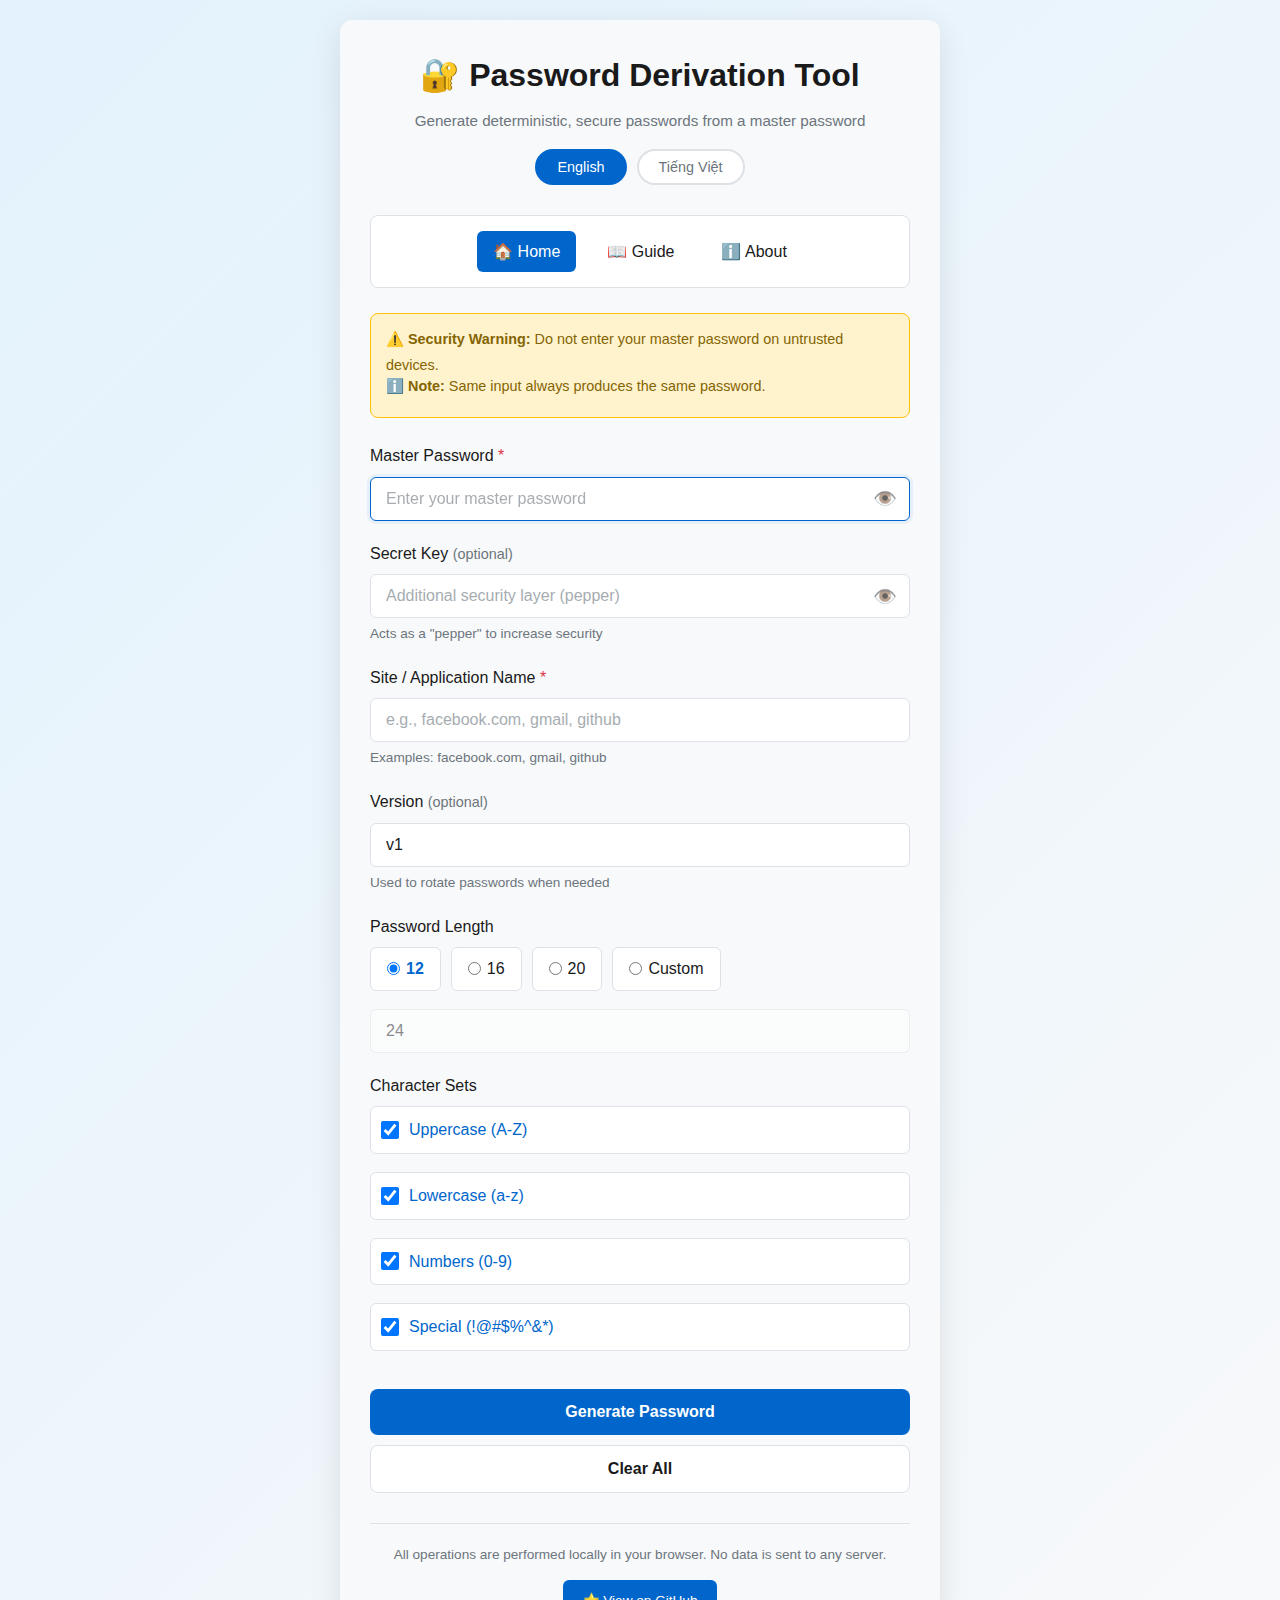
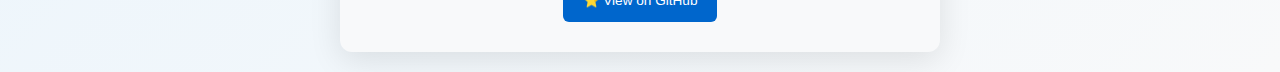
<file: index.html>
<!doctype html>
<html lang="en">
  <head>
    <meta charset="UTF-8" />
    <meta name="viewport" content="width=device-width, initial-scale=1.0" />
    <title>Password Derivation Tool</title>
    <link rel="stylesheet" href="style.css" />
  </head>
  <body>
    <div class="container">
      <header>
        <h1>🔐 Password Derivation Tool</h1>
        <p class="subtitle" id="subtitle-en">
          Generate deterministic, secure passwords from a master password
        </p>
        <p class="subtitle" id="subtitle-vi" style="display: none">
          Tạo mật khẩu an toàn, xác định từ mật khẩu chính
        </p>
        <div class="language-toggle">
          <button id="langEn" class="lang-btn active">English</button>
          <button id="langVi" class="lang-btn">Tiếng Việt</button>
        </div>
      </header>

      <nav class="nav-links">
        <a href="index.html" class="active"
          >🏠 <span class="nav-text-en">Home</span
          ><span class="nav-text-vi" style="display: none">Trang chủ</span></a
        >
        <a href="guide.html"
          >📖 <span class="nav-text-en">Guide</span
          ><span class="nav-text-vi" style="display: none">Hướng dẫn</span></a
        >
        <a href="about.html"
          >ℹ️ <span class="nav-text-en">About</span
          ><span class="nav-text-vi" style="display: none">Giới thiệu</span></a
        >
      </nav>

      <div class="warning-box" id="warning-en">
        <strong>⚠️ Security Warning:</strong> Do not enter your master password
        on untrusted devices.
        <br />
        <strong>ℹ️ Note:</strong> Same input always produces the same password.
      </div>

      <div class="warning-box" id="warning-vi" style="display: none">
        <strong>⚠️ Cảnh Báo Bảo Mật:</strong> Không nhập mật khẩu chính của bạn
        trên thiết bị không tin cậy.
        <br />
        <strong>ℹ️ Lưu Ý:</strong> Cùng đầu vào luôn tạo ra cùng mật khẩu.
      </div>

      <form id="passwordForm" autocomplete="off">
        <!-- Master Password -->
        <div class="form-group">
          <label for="masterPassword"
            >Master Password <span class="required">*</span></label
          >
          <div class="input-wrapper">
            <input
              type="password"
              id="masterPassword"
              name="masterPassword"
              autocomplete="off"
              required
              placeholder="Enter your master password"
            />
            <button
              type="button"
              class="toggle-visibility"
              data-target="masterPassword"
              aria-label="Toggle password visibility"
            >
              <span class="eye-icon">👁️</span>
            </button>
          </div>
        </div>

        <!-- Secret Key (Optional) -->
        <div class="form-group">
          <label for="secretKey"
            >Secret Key <span class="optional">(optional)</span></label
          >
          <div class="input-wrapper">
            <input
              type="password"
              id="secretKey"
              name="secretKey"
              autocomplete="off"
              placeholder="Additional security layer (pepper)"
            />
            <button
              type="button"
              class="toggle-visibility"
              data-target="secretKey"
              aria-label="Toggle secret key visibility"
            >
              <span class="eye-icon">👁️</span>
            </button>
          </div>
          <small class="help-text"
            >Acts as a "pepper" to increase security</small
          >
        </div>

        <!-- Site/Application Name -->
        <div class="form-group">
          <label for="siteName"
            >Site / Application Name <span class="required">*</span></label
          >
          <input
            type="text"
            id="siteName"
            name="siteName"
            autocomplete="off"
            required
            placeholder="e.g., facebook.com, gmail, github"
          />
          <small class="help-text">Examples: facebook.com, gmail, github</small>
        </div>

        <!-- Version -->
        <div class="form-group">
          <label for="version"
            >Version <span class="optional">(optional)</span></label
          >
          <input
            type="text"
            id="version"
            name="version"
            autocomplete="off"
            value="v1"
            placeholder="v1"
          />
          <small class="help-text">Used to rotate passwords when needed</small>
        </div>

        <!-- Password Options -->
        <div class="form-group">
          <label>Password Length</label>
          <div class="length-options">
            <label class="radio-label">
              <input type="radio" name="length" value="12" checked />
              <span>12</span>
            </label>
            <label class="radio-label">
              <input type="radio" name="length" value="16" />
              <span>16</span>
            </label>
            <label class="radio-label">
              <input type="radio" name="length" value="20" />
              <span>20</span>
            </label>
            <label class="radio-label custom-length-label">
              <input type="radio" name="length" value="custom" />
              <span>Custom</span>
            </label>
            <input
              type="number"
              id="customLength"
              min="8"
              max="128"
              value="24"
              disabled
              class="custom-length-input"
            />
          </div>
        </div>

        <!-- Character Sets -->
        <div class="form-group">
          <label>Character Sets</label>
          <div class="checkbox-group">
            <label class="checkbox-label">
              <input type="checkbox" id="uppercase" checked />
              <span>Uppercase (A-Z)</span>
            </label>
            <label class="checkbox-label">
              <input type="checkbox" id="lowercase" checked />
              <span>Lowercase (a-z)</span>
            </label>
            <label class="checkbox-label">
              <input type="checkbox" id="numbers" checked />
              <span>Numbers (0-9)</span>
            </label>
            <label class="checkbox-label">
              <input type="checkbox" id="special" checked />
              <span>Special (!@#$%^&*)</span>
            </label>
          </div>
        </div>

        <!-- Generate Button -->
        <button type="submit" class="btn btn-primary">Generate Password</button>
      </form>

      <!-- Output Section -->
      <div id="outputSection" class="output-section" style="display: none">
        <div class="form-group">
          <label for="generatedPassword">Generated Password</label>
          <div class="input-wrapper">
            <input
              type="text"
              id="generatedPassword"
              readonly
              class="generated-password"
            />
            <button
              type="button"
              id="copyBtn"
              class="btn-icon"
              aria-label="Copy to clipboard"
            >
              📋
            </button>
          </div>
          <div id="copyFeedback" class="copy-feedback"></div>
        </div>

        <!-- Export Button -->
        <div class="export-section">
          <button type="button" id="exportBtn" class="btn btn-export">
            <span id="export-text-en">📥 Export to JSON</span>
            <span id="export-text-vi" style="display: none"
              >📥 Xuất ra JSON</span
            >
          </button>
        </div>
      </div>

      <!-- Clear All Button -->
      <button type="button" id="clearBtn" class="btn btn-secondary">
        <span id="clear-text-en">Clear All</span>
        <span id="clear-text-vi" style="display: none">Xóa Tất Cả</span>
      </button>

      <footer>
        <p id="footer-en">
          All operations are performed locally in your browser. No data is sent
          to any server.
        </p>
        <p id="footer-vi" style="display: none">
          Tất cả thao tác được thực hiện cục bộ trong trình duyệt của bạn. Không
          có dữ liệu nào được gửi đến máy chủ.
        </p>
        <div class="github-link">
          <a
            href="https://github.com/kinyias/password-in-one"
            target="_blank"
            rel="noopener noreferrer"
          >
            <span id="github-text-en">⭐ View on GitHub</span>
            <span id="github-text-vi" style="display: none"
              >⭐ Xem trên GitHub</span
            >
          </a>
        </div>
      </footer>
    </div>

    <script src="app.js"></script>
    <script>
      // Language toggle for index page
      const langEnBtn = document.getElementById('langEn');
      const langViBtn = document.getElementById('langVi');

      langEnBtn.addEventListener('click', function () {
        document.getElementById('subtitle-en').style.display = 'block';
        document.getElementById('subtitle-vi').style.display = 'none';
        document.getElementById('warning-en').style.display = 'block';
        document.getElementById('warning-vi').style.display = 'none';
        document.getElementById('footer-en').style.display = 'block';
        document.getElementById('footer-vi').style.display = 'none';
        document.getElementById('github-text-en').style.display = 'inline';
        document.getElementById('github-text-vi').style.display = 'none';
        document.getElementById('export-text-en').style.display = 'inline';
        document.getElementById('export-text-vi').style.display = 'none';
        document.getElementById('clear-text-en').style.display = 'inline';
        document.getElementById('clear-text-vi').style.display = 'none';
        document
          .querySelectorAll('.nav-text-en')
          .forEach((el) => (el.style.display = 'inline'));
        document
          .querySelectorAll('.nav-text-vi')
          .forEach((el) => (el.style.display = 'none'));
        langEnBtn.classList.add('active');
        langViBtn.classList.remove('active');
      });

      langViBtn.addEventListener('click', function () {
        document.getElementById('subtitle-en').style.display = 'none';
        document.getElementById('subtitle-vi').style.display = 'block';
        document.getElementById('warning-en').style.display = 'none';
        document.getElementById('warning-vi').style.display = 'block';
        document.getElementById('footer-en').style.display = 'none';
        document.getElementById('footer-vi').style.display = 'block';
        document.getElementById('github-text-en').style.display = 'none';
        document.getElementById('github-text-vi').style.display = 'inline';
        document.getElementById('export-text-en').style.display = 'none';
        document.getElementById('export-text-vi').style.display = 'inline';
        document.getElementById('clear-text-en').style.display = 'none';
        document.getElementById('clear-text-vi').style.display = 'inline';
        document
          .querySelectorAll('.nav-text-en')
          .forEach((el) => (el.style.display = 'none'));
        document
          .querySelectorAll('.nav-text-vi')
          .forEach((el) => (el.style.display = 'inline'));
        langViBtn.classList.add('active');
        langEnBtn.classList.remove('active');
      });
    </script>
  </body>
</html>
</file>
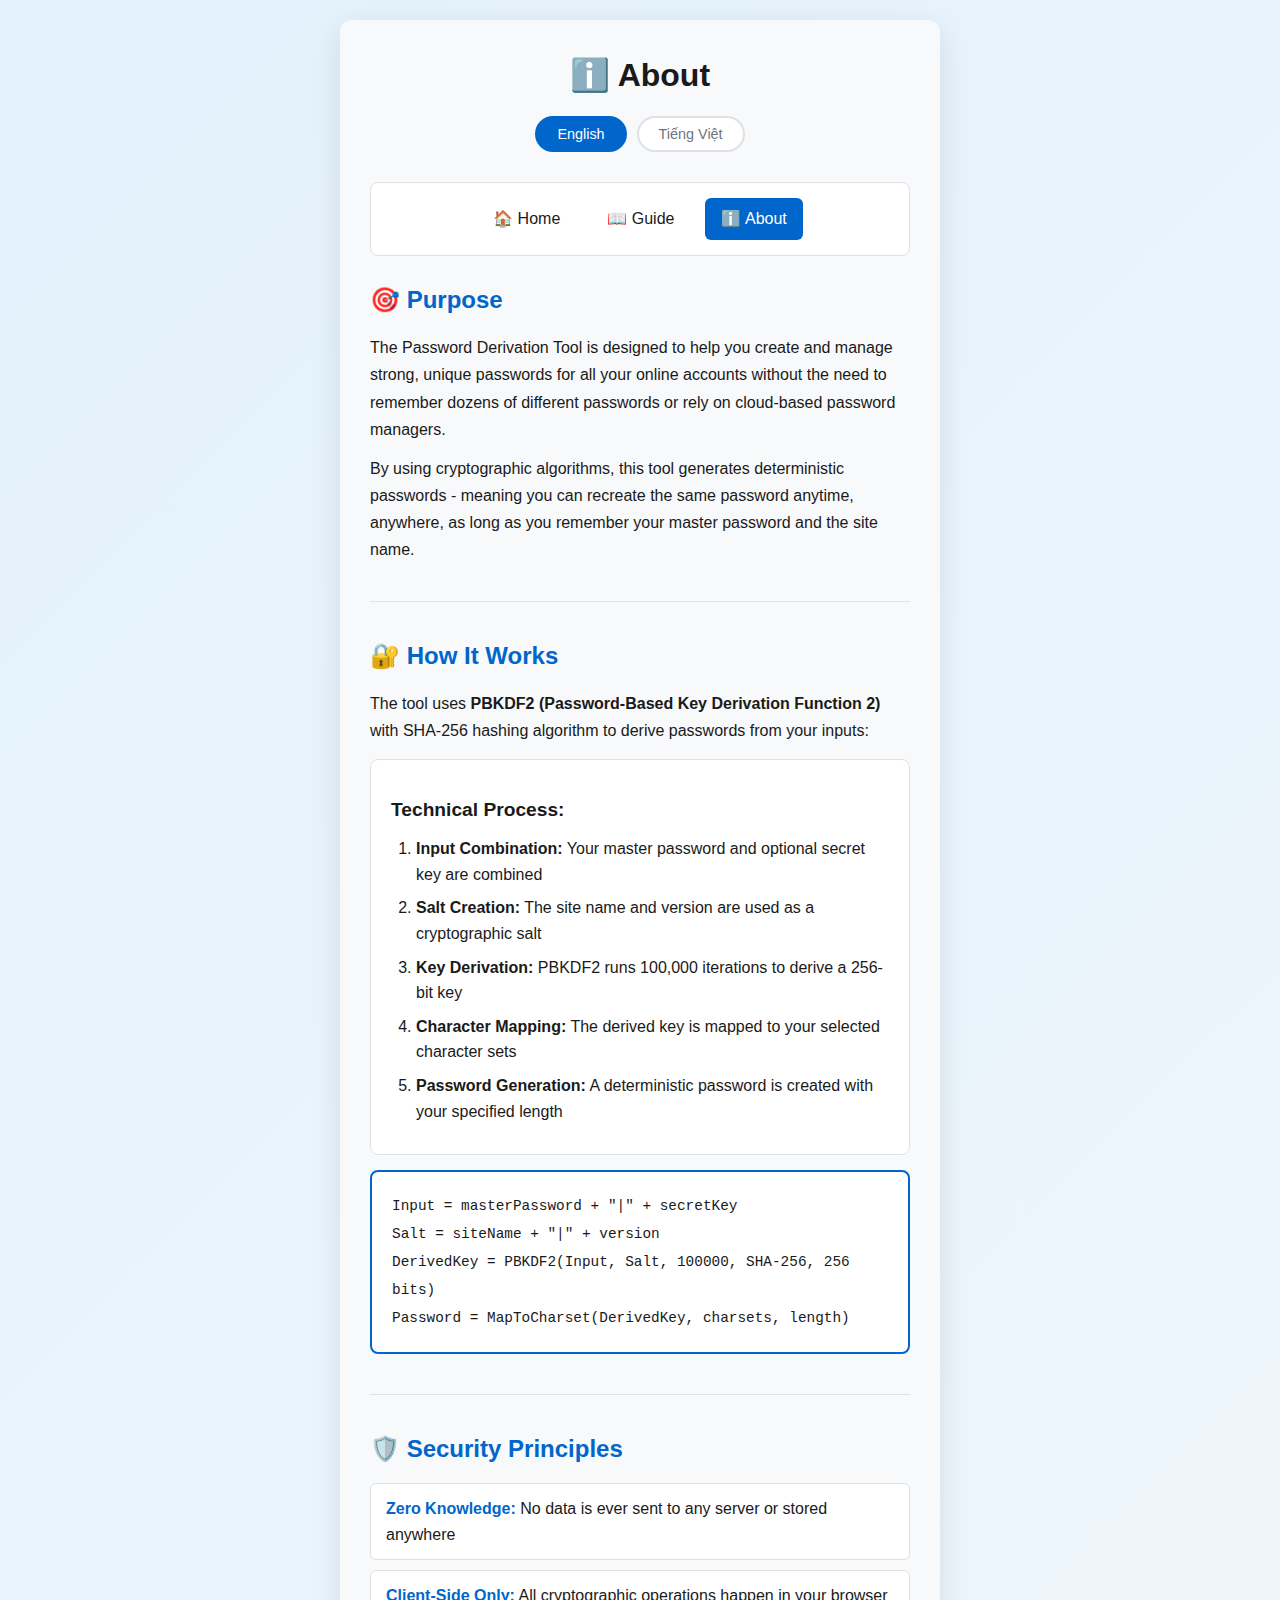
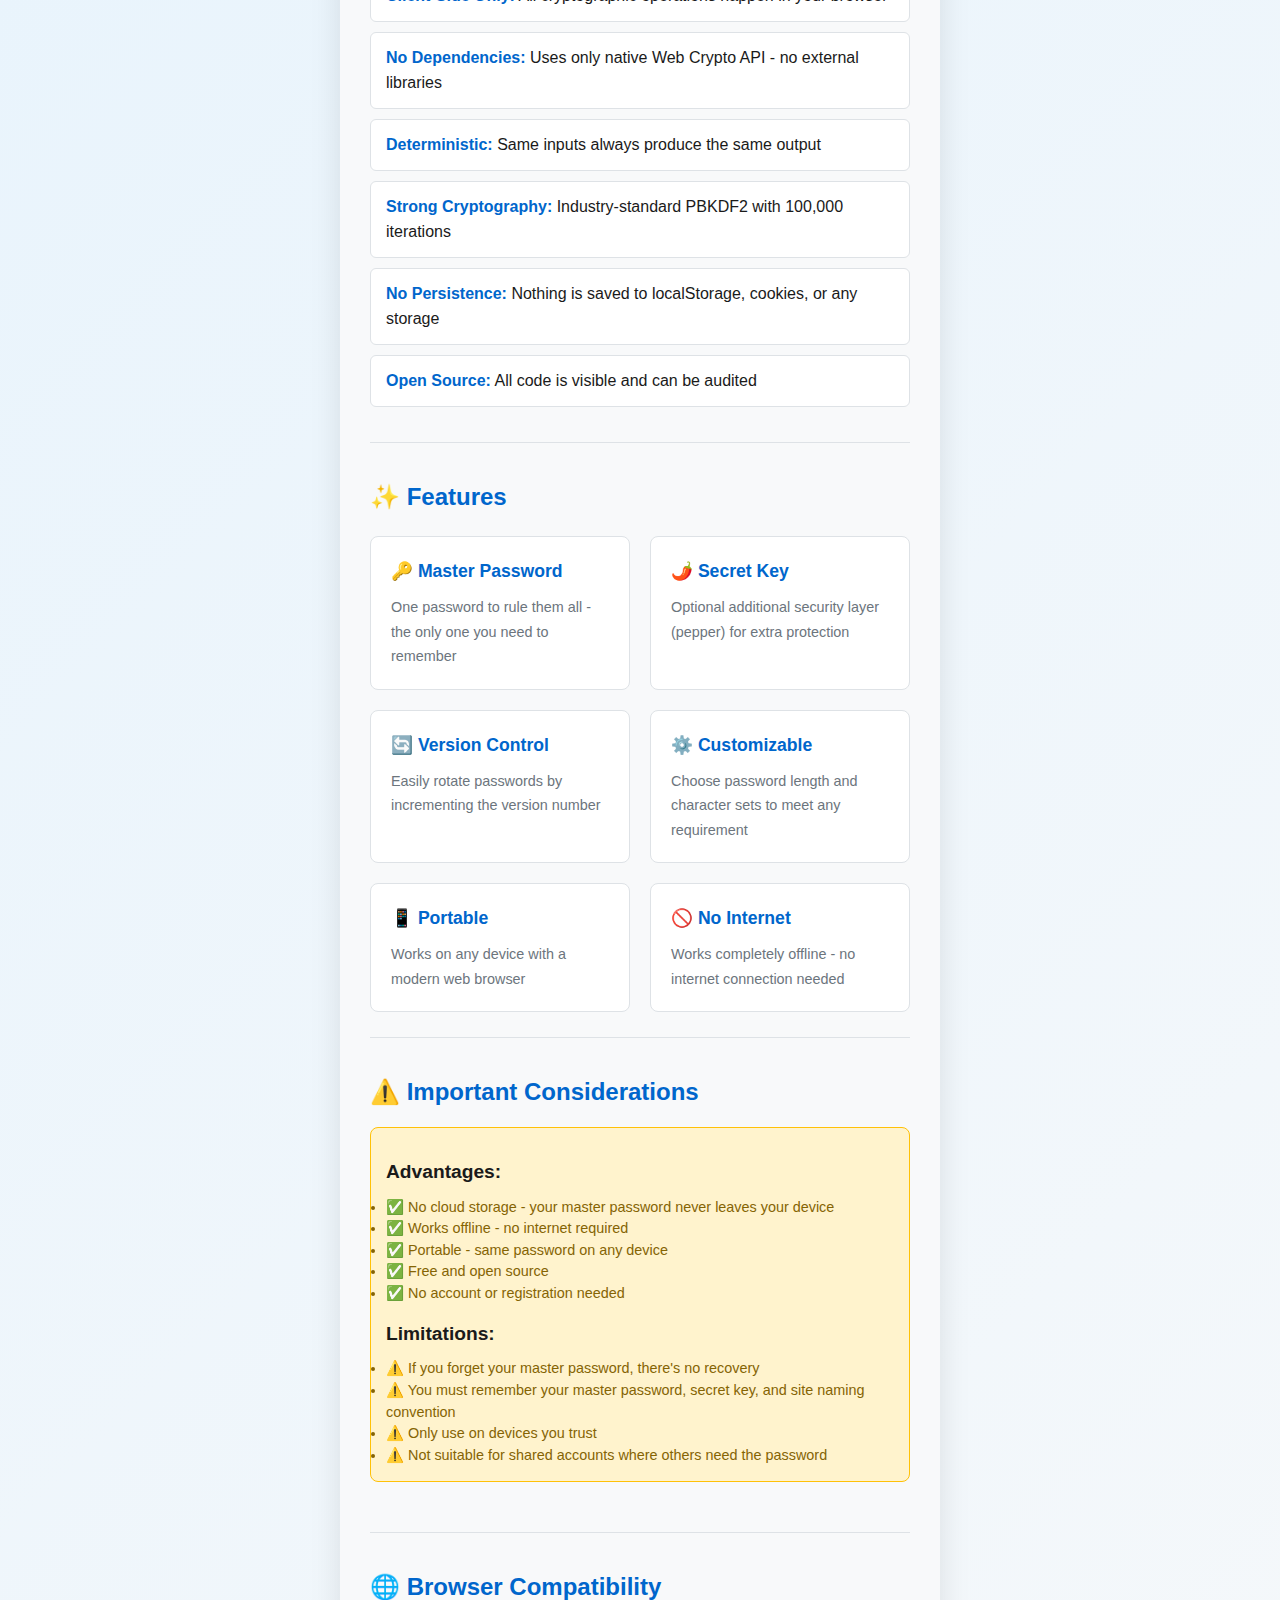
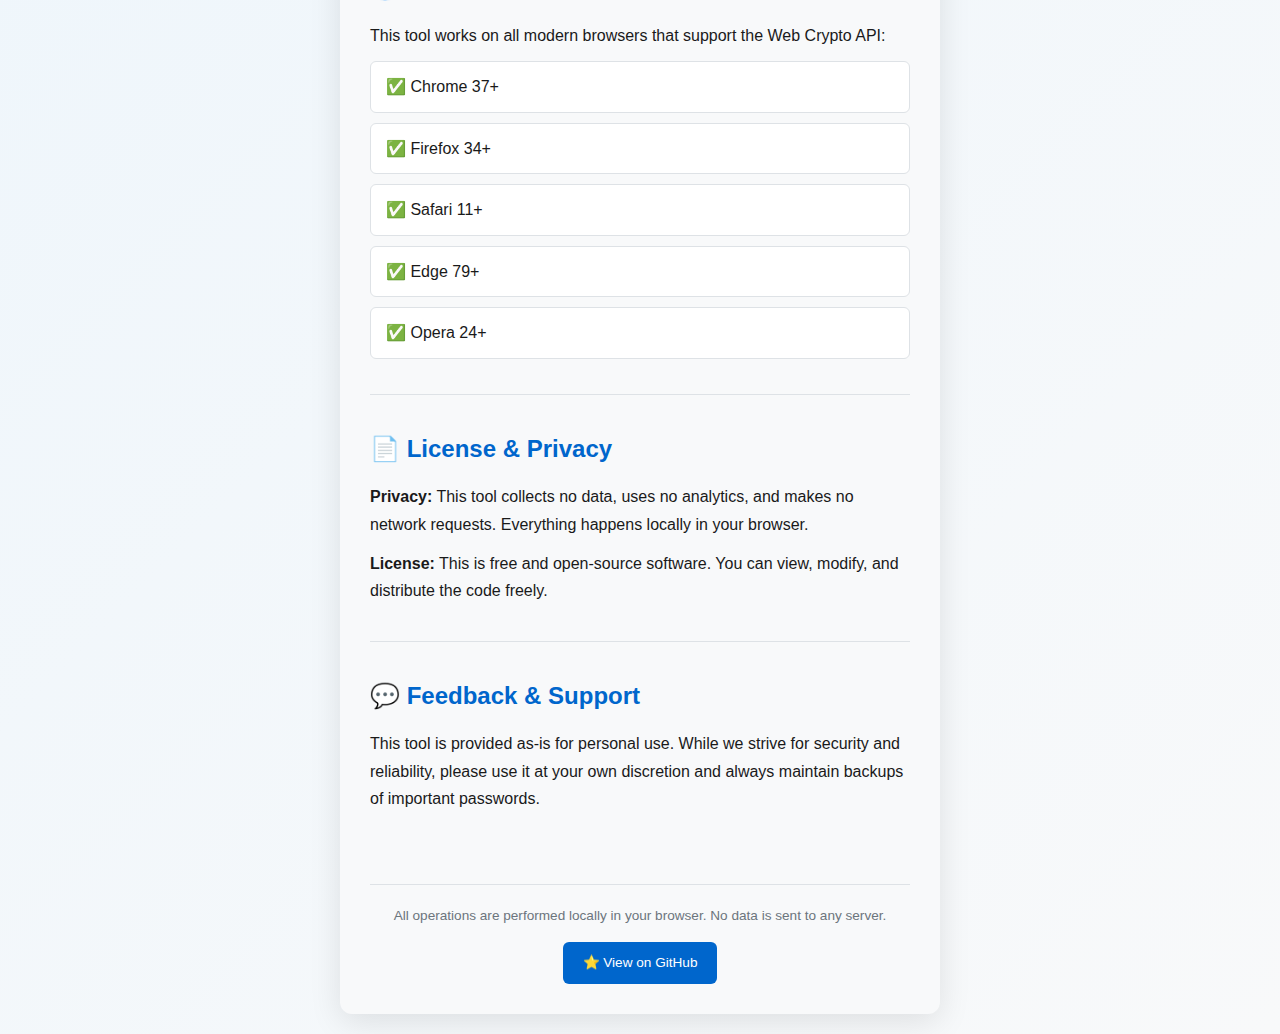
<file: about.html>
<!doctype html>
<html lang="en">
  <head>
    <meta charset="UTF-8" />
    <meta name="viewport" content="width=device-width, initial-scale=1.0" />
    <title>About - Password Derivation Tool</title>
    <link rel="stylesheet" href="style.css" />
  </head>
  <body>
    <div class="container">
      <header>
        <h1>ℹ️ About</h1>
        <div class="language-toggle">
          <button id="langEn" class="lang-btn active">English</button>
          <button id="langVi" class="lang-btn">Tiếng Việt</button>
        </div>
      </header>

      <nav class="nav-links">
        <a href="index.html">🏠 Home</a>
        <a href="guide.html">📖 Guide</a>
        <a href="about.html" class="active">ℹ️ About</a>
      </nav>

      <!-- English Content -->
      <div id="content-en" class="about-content">
        <section class="about-section">
          <h2>🎯 Purpose</h2>
          <p>
            The Password Derivation Tool is designed to help you create and
            manage strong, unique passwords for all your online accounts without
            the need to remember dozens of different passwords or rely on
            cloud-based password managers.
          </p>
          <p>
            By using cryptographic algorithms, this tool generates deterministic
            passwords - meaning you can recreate the same password anytime,
            anywhere, as long as you remember your master password and the site
            name.
          </p>
        </section>

        <section class="about-section">
          <h2>🔐 How It Works</h2>
          <p>
            The tool uses
            <strong>PBKDF2 (Password-Based Key Derivation Function 2)</strong>
            with SHA-256 hashing algorithm to derive passwords from your inputs:
          </p>

          <div class="tech-details">
            <h3>Technical Process:</h3>
            <ol>
              <li>
                <strong>Input Combination:</strong> Your master password and
                optional secret key are combined
              </li>
              <li>
                <strong>Salt Creation:</strong> The site name and version are
                used as a cryptographic salt
              </li>
              <li>
                <strong>Key Derivation:</strong> PBKDF2 runs 100,000 iterations
                to derive a 256-bit key
              </li>
              <li>
                <strong>Character Mapping:</strong> The derived key is mapped to
                your selected character sets
              </li>
              <li>
                <strong>Password Generation:</strong> A deterministic password
                is created with your specified length
              </li>
            </ol>
          </div>

          <div class="formula">
            <code>
              Input = masterPassword + "|" + secretKey<br />
              Salt = siteName + "|" + version<br />
              DerivedKey = PBKDF2(Input, Salt, 100000, SHA-256, 256 bits)<br />
              Password = MapToCharset(DerivedKey, charsets, length)
            </code>
          </div>
        </section>

        <section class="about-section">
          <h2>🛡️ Security Principles</h2>
          <ul class="security-list">
            <li>
              <strong>Zero Knowledge:</strong> No data is ever sent to any
              server or stored anywhere
            </li>
            <li>
              <strong>Client-Side Only:</strong> All cryptographic operations
              happen in your browser
            </li>
            <li>
              <strong>No Dependencies:</strong> Uses only native Web Crypto API
              - no external libraries
            </li>
            <li>
              <strong>Deterministic:</strong> Same inputs always produce the
              same output
            </li>
            <li>
              <strong>Strong Cryptography:</strong> Industry-standard PBKDF2
              with 100,000 iterations
            </li>
            <li>
              <strong>No Persistence:</strong> Nothing is saved to localStorage,
              cookies, or any storage
            </li>
            <li>
              <strong>Open Source:</strong> All code is visible and can be
              audited
            </li>
          </ul>
        </section>

        <section class="about-section">
          <h2>✨ Features</h2>
          <div class="features-grid">
            <div class="feature-item">
              <h3>🔑 Master Password</h3>
              <p>
                One password to rule them all - the only one you need to
                remember
              </p>
            </div>
            <div class="feature-item">
              <h3>🌶️ Secret Key</h3>
              <p>
                Optional additional security layer (pepper) for extra protection
              </p>
            </div>
            <div class="feature-item">
              <h3>🔄 Version Control</h3>
              <p>Easily rotate passwords by incrementing the version number</p>
            </div>
            <div class="feature-item">
              <h3>⚙️ Customizable</h3>
              <p>
                Choose password length and character sets to meet any
                requirement
              </p>
            </div>
            <div class="feature-item">
              <h3>📱 Portable</h3>
              <p>Works on any device with a modern web browser</p>
            </div>
            <div class="feature-item">
              <h3>🚫 No Internet</h3>
              <p>Works completely offline - no internet connection needed</p>
            </div>
          </div>
        </section>

        <section class="about-section">
          <h2>⚠️ Important Considerations</h2>
          <div class="warning-box">
            <h3>Advantages:</h3>
            <ul>
              <li>
                ✅ No cloud storage - your master password never leaves your
                device
              </li>
              <li>✅ Works offline - no internet required</li>
              <li>✅ Portable - same password on any device</li>
              <li>✅ Free and open source</li>
              <li>✅ No account or registration needed</li>
            </ul>

            <h3>Limitations:</h3>
            <ul>
              <li>
                ⚠️ If you forget your master password, there's no recovery
              </li>
              <li>
                ⚠️ You must remember your master password, secret key, and site
                naming convention
              </li>
              <li>⚠️ Only use on devices you trust</li>
              <li>
                ⚠️ Not suitable for shared accounts where others need the
                password
              </li>
            </ul>
          </div>
        </section>

        <section class="about-section">
          <h2>🌐 Browser Compatibility</h2>
          <p>
            This tool works on all modern browsers that support the Web Crypto
            API:
          </p>
          <ul class="browser-list">
            <li>✅ Chrome 37+</li>
            <li>✅ Firefox 34+</li>
            <li>✅ Safari 11+</li>
            <li>✅ Edge 79+</li>
            <li>✅ Opera 24+</li>
          </ul>
        </section>

        <section class="about-section">
          <h2>📄 License & Privacy</h2>
          <p>
            <strong>Privacy:</strong> This tool collects no data, uses no
            analytics, and makes no network requests. Everything happens locally
            in your browser.
          </p>
          <p>
            <strong>License:</strong> This is free and open-source software. You
            can view, modify, and distribute the code freely.
          </p>
        </section>

        <section class="about-section">
          <h2>💬 Feedback & Support</h2>
          <p>
            This tool is provided as-is for personal use. While we strive for
            security and reliability, please use it at your own discretion and
            always maintain backups of important passwords.
          </p>
        </section>
      </div>

      <!-- Vietnamese Content -->
      <div id="content-vi" class="about-content" style="display: none">
        <section class="about-section">
          <h2>🎯 Mục Đích</h2>
          <p>
            Công cụ Tạo Mật Khẩu được thiết kế để giúp bạn tạo và quản lý mật
            khẩu mạnh, độc nhất cho tất cả tài khoản trực tuyến của bạn mà không
            cần nhớ hàng chục mật khẩu khác nhau hoặc phụ thuộc vào trình quản
            lý mật khẩu đám mây.
          </p>
          <p>
            Bằng cách sử dụng thuật toán mã hóa, công cụ này tạo mật khẩu xác
            định - nghĩa là bạn có thể tạo lại cùng một mật khẩu bất cứ lúc nào,
            bất cứ nơi đâu, miễn là bạn nhớ mật khẩu chính và tên trang web.
          </p>
        </section>

        <section class="about-section">
          <h2>🔐 Cách Hoạt Động</h2>
          <p>
            Công cụ sử dụng
            <strong>PBKDF2 (Hàm Tạo Khóa Dựa Trên Mật Khẩu 2)</strong> với thuật
            toán băm SHA-256 để tạo mật khẩu từ đầu vào của bạn:
          </p>

          <div class="tech-details">
            <h3>Quy Trình Kỹ Thuật:</h3>
            <ol>
              <li>
                <strong>Kết Hợp Đầu Vào:</strong> Mật khẩu chính và khóa bí mật
                tùy chọn được kết hợp
              </li>
              <li>
                <strong>Tạo Salt:</strong> Tên trang web và phiên bản được sử
                dụng làm salt mã hóa
              </li>
              <li>
                <strong>Tạo Khóa:</strong> PBKDF2 chạy 100,000 lần lặp để tạo
                khóa 256-bit
              </li>
              <li>
                <strong>Ánh Xạ Ký Tự:</strong> Khóa được tạo ra được ánh xạ vào
                bộ ký tự bạn chọn
              </li>
              <li>
                <strong>Tạo Mật Khẩu:</strong> Một mật khẩu xác định được tạo
                với độ dài bạn chỉ định
              </li>
            </ol>
          </div>

          <div class="formula">
            <code>
              Đầu vào = mậtKhẩuChính + "|" + khóaBíMật<br />
              Salt = tênTrang + "|" + phiênBản<br />
              KhóaTạoRa = PBKDF2(Đầu vào, Salt, 100000, SHA-256, 256 bits)<br />
              MậtKhẩu = ÁnhXạVàoBộKýTự(KhóaTạoRa, bộKýTự, độDài)
            </code>
          </div>
        </section>

        <section class="about-section">
          <h2>🛡️ Nguyên Tắc Bảo Mật</h2>
          <ul class="security-list">
            <li>
              <strong>Không Biết Gì:</strong> Không có dữ liệu nào được gửi đến
              máy chủ hoặc lưu trữ ở bất cứ đâu
            </li>
            <li>
              <strong>Chỉ Phía Client:</strong> Tất cả thao tác mã hóa diễn ra
              trong trình duyệt của bạn
            </li>
            <li>
              <strong>Không Phụ Thuộc:</strong> Chỉ sử dụng Web Crypto API gốc -
              không có thư viện bên ngoài
            </li>
            <li>
              <strong>Xác Định:</strong> Cùng đầu vào luôn tạo ra cùng đầu ra
            </li>
            <li>
              <strong>Mã Hóa Mạnh:</strong> PBKDF2 tiêu chuẩn công nghiệp với
              100,000 lần lặp
            </li>
            <li>
              <strong>Không Lưu Trữ:</strong> Không có gì được lưu vào
              localStorage, cookies, hoặc bất kỳ nơi lưu trữ nào
            </li>
            <li>
              <strong>Mã Nguồn Mở:</strong> Tất cả mã có thể xem và kiểm tra
              được
            </li>
          </ul>
        </section>

        <section class="about-section">
          <h2>✨ Tính Năng</h2>
          <div class="features-grid">
            <div class="feature-item">
              <h3>🔑 Mật Khẩu Chính</h3>
              <p>
                Một mật khẩu để quản lý tất cả - mật khẩu duy nhất bạn cần nhớ
              </p>
            </div>
            <div class="feature-item">
              <h3>🌶️ Khóa Bí Mật</h3>
              <p>Lớp bảo mật bổ sung tùy chọn để bảo vệ thêm</p>
            </div>
            <div class="feature-item">
              <h3>🔄 Kiểm Soát Phiên Bản</h3>
              <p>Dễ dàng xoay vòng mật khẩu bằng cách tăng số phiên bản</p>
            </div>
            <div class="feature-item">
              <h3>⚙️ Tùy Chỉnh</h3>
              <p>Chọn độ dài mật khẩu và bộ ký tự để đáp ứng mọi yêu cầu</p>
            </div>
            <div class="feature-item">
              <h3>📱 Di Động</h3>
              <p>Hoạt động trên bất kỳ thiết bị nào có trình duyệt hiện đại</p>
            </div>
            <div class="feature-item">
              <h3>🚫 Không Cần Internet</h3>
              <p>
                Hoạt động hoàn toàn ngoại tuyến - không cần kết nối internet
              </p>
            </div>
          </div>
        </section>

        <section class="about-section">
          <h2>⚠️ Cân Nhắc Quan Trọng</h2>
          <div class="warning-box">
            <h3>Ưu Điểm:</h3>
            <ul>
              <li>
                ✅ Không lưu trữ đám mây - mật khẩu chính không bao giờ rời khỏi
                thiết bị của bạn
              </li>
              <li>✅ Hoạt động ngoại tuyến - không cần internet</li>
              <li>✅ Di động - cùng mật khẩu trên mọi thiết bị</li>
              <li>✅ Miễn phí và mã nguồn mở</li>
              <li>✅ Không cần tài khoản hoặc đăng ký</li>
            </ul>

            <h3>Hạn Chế:</h3>
            <ul>
              <li>⚠️ Nếu quên mật khẩu chính, không có cách khôi phục</li>
              <li>
                ⚠️ Bạn phải nhớ mật khẩu chính, khóa bí mật và quy ước đặt tên
                trang
              </li>
              <li>⚠️ Chỉ sử dụng trên thiết bị bạn tin tưởng</li>
              <li>
                ⚠️ Không phù hợp cho tài khoản chia sẻ nơi người khác cần mật
                khẩu
              </li>
            </ul>
          </div>
        </section>

        <section class="about-section">
          <h2>🌐 Tương Thích Trình Duyệt</h2>
          <p>
            Công cụ này hoạt động trên tất cả trình duyệt hiện đại hỗ trợ Web
            Crypto API:
          </p>
          <ul class="browser-list">
            <li>✅ Chrome 37+</li>
            <li>✅ Firefox 34+</li>
            <li>✅ Safari 11+</li>
            <li>✅ Edge 79+</li>
            <li>✅ Opera 24+</li>
          </ul>
        </section>

        <section class="about-section">
          <h2>📄 Giấy Phép & Quyền Riêng Tư</h2>
          <p>
            <strong>Quyền Riêng Tư:</strong> Công cụ này không thu thập dữ liệu,
            không sử dụng phân tích và không thực hiện yêu cầu mạng. Mọi thứ
            diễn ra cục bộ trong trình duyệt của bạn.
          </p>
          <p>
            <strong>Giấy Phép:</strong> Đây là phần mềm miễn phí và mã nguồn mở.
            Bạn có thể xem, sửa đổi và phân phối mã tự do.
          </p>
        </section>

        <section class="about-section">
          <h2>💬 Phản Hồi & Hỗ Trợ</h2>
          <p>
            Công cụ này được cung cấp nguyên trạng cho mục đích sử dụng cá nhân.
            Mặc dù chúng tôi cố gắng đảm bảo bảo mật và độ tin cậy, vui lòng sử
            dụng theo quyết định của riêng bạn và luôn duy trì bản sao lưu của
            các mật khẩu quan trọng.
          </p>
        </section>
      </div>

      <footer>
        <p id="footer-text-en">
          All operations are performed locally in your browser. No data is sent
          to any server.
        </p>
        <p id="footer-text-vi" style="display: none">
          Tất cả thao tác được thực hiện cục bộ trong trình duyệt của bạn. Không
          có dữ liệu nào được gửi đến máy chủ.
        </p>
        <div class="github-link">
          <a
            href="https://github.com/kinyias/password-in-one"
            target="_blank"
            rel="noopener noreferrer"
          >
            <span id="github-text-en">⭐ View on GitHub</span>
            <span id="github-text-vi" style="display: none"
              >⭐ Xem trên GitHub</span
            >
          </a>
        </div>
      </footer>
    </div>

    <script>
      // Language toggle functionality
      const langEn = document.getElementById('langEn');
      const langVi = document.getElementById('langVi');
      const contentEn = document.getElementById('content-en');
      const contentVi = document.getElementById('content-vi');
      const footerEn = document.getElementById('footer-text-en');
      const footerVi = document.getElementById('footer-text-vi');
      const githubEn = document.getElementById('github-text-en');
      const githubVi = document.getElementById('github-text-vi');

      langEn.addEventListener('click', function () {
        contentEn.style.display = 'block';
        contentVi.style.display = 'none';
        footerEn.style.display = 'block';
        footerVi.style.display = 'none';
        githubEn.style.display = 'inline';
        githubVi.style.display = 'none';
        langEn.classList.add('active');
        langVi.classList.remove('active');
      });

      langVi.addEventListener('click', function () {
        contentEn.style.display = 'none';
        contentVi.style.display = 'block';
        footerEn.style.display = 'none';
        footerVi.style.display = 'block';
        githubEn.style.display = 'none';
        githubVi.style.display = 'inline';
        langVi.classList.add('active');
        langEn.classList.remove('active');
      });
    </script>
  </body>
</html>
</file>
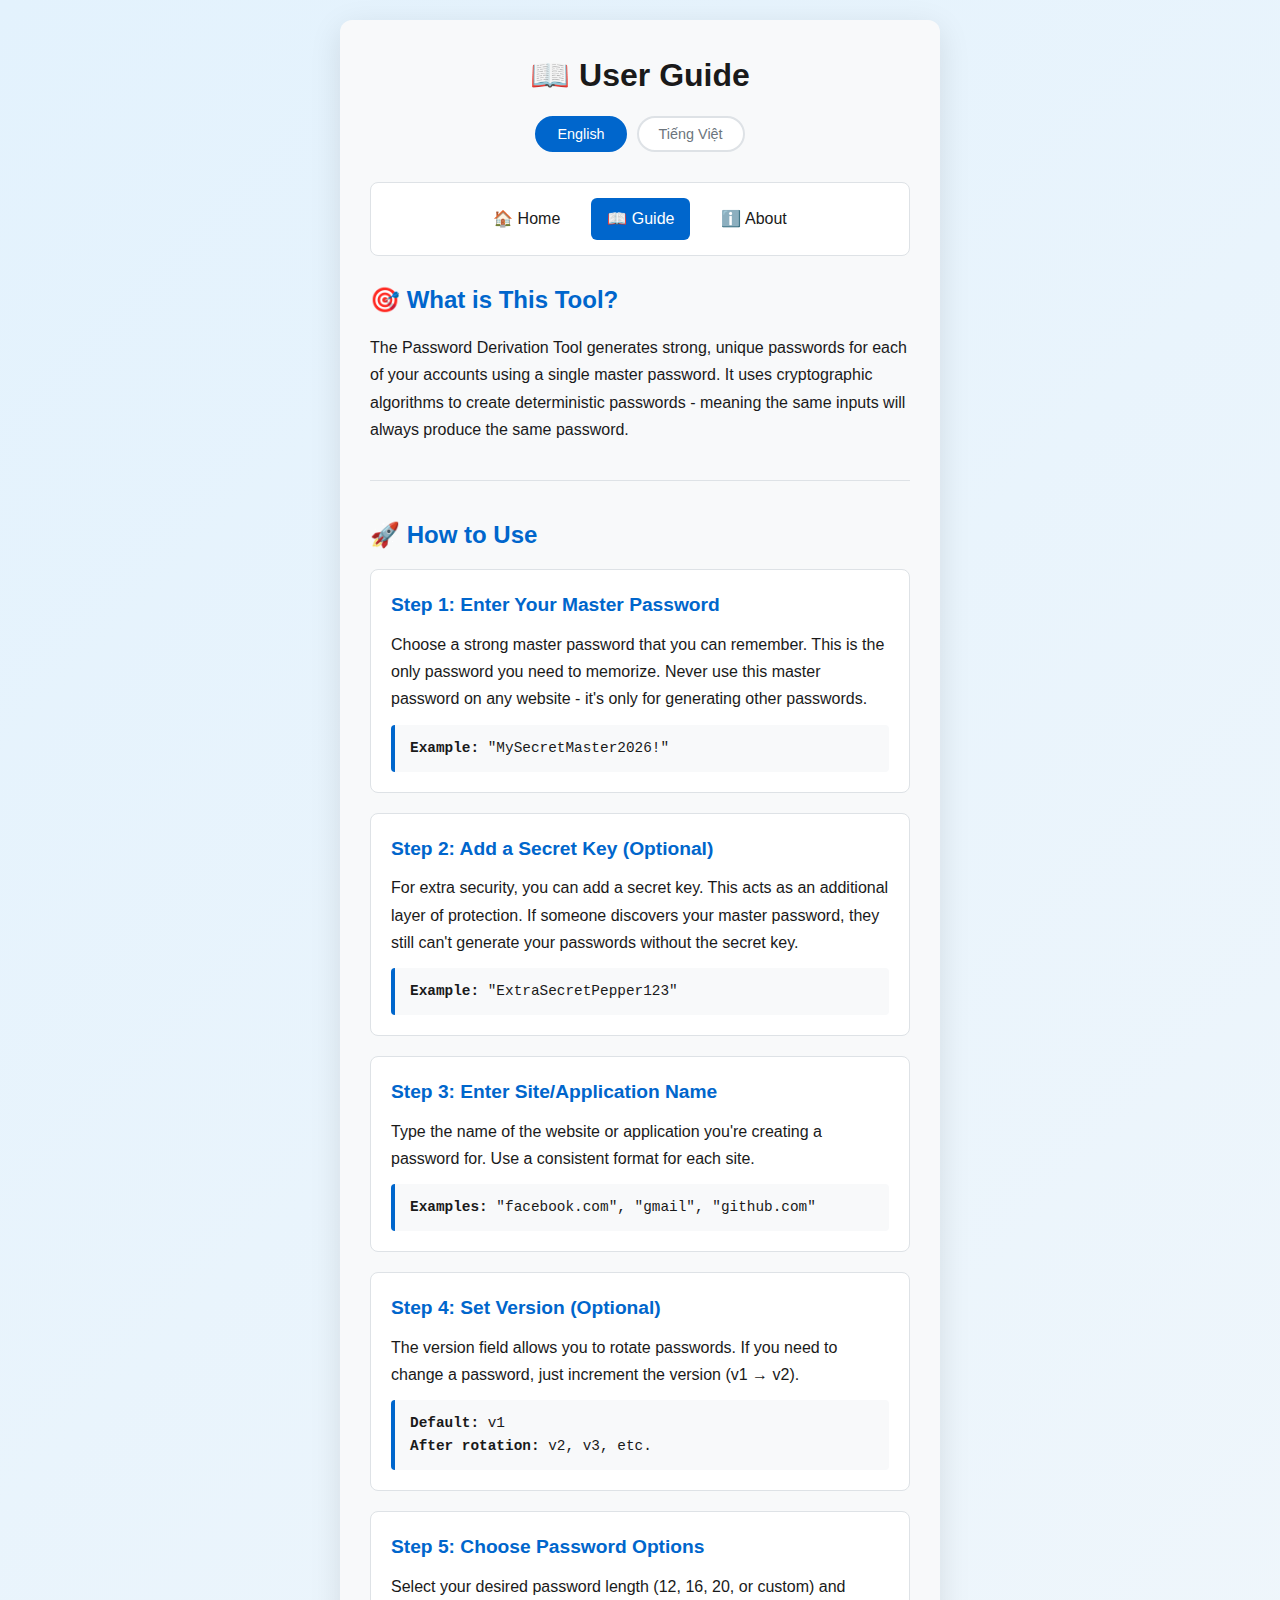
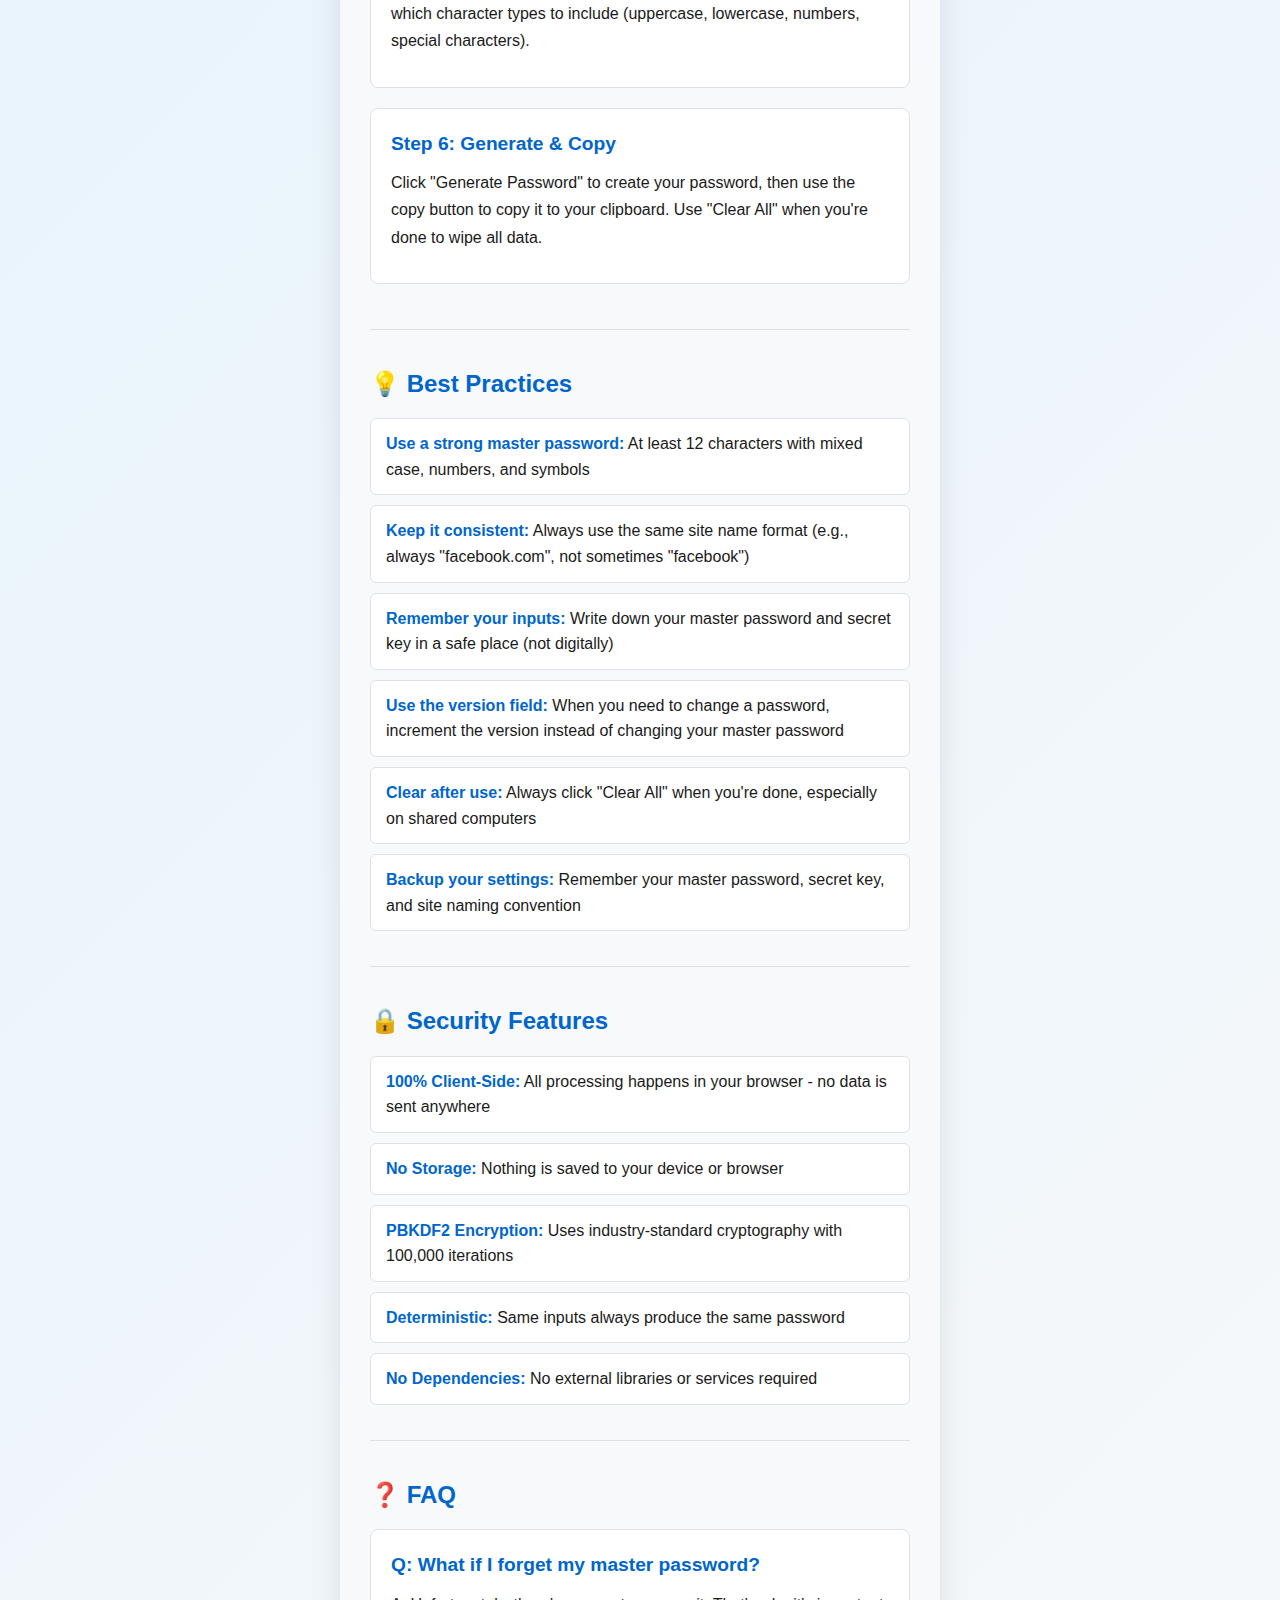
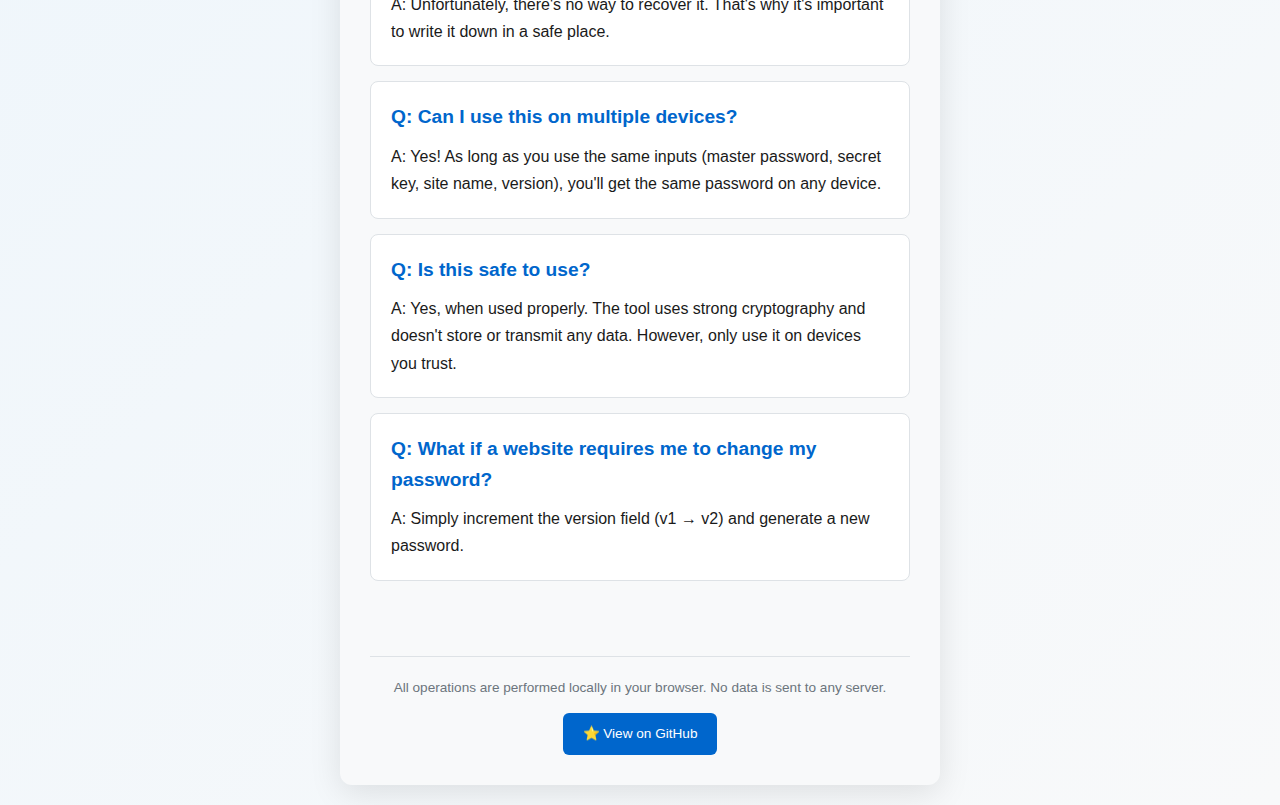
<file: guide.html>
<!doctype html>
<html lang="en">
  <head>
    <meta charset="UTF-8" />
    <meta name="viewport" content="width=device-width, initial-scale=1.0" />
    <title>User Guide - Password Derivation Tool</title>
    <link rel="stylesheet" href="style.css" />
  </head>
  <body>
    <div class="container">
      <header>
        <h1>📖 User Guide</h1>
        <div class="language-toggle">
          <button id="langEn" class="lang-btn active">English</button>
          <button id="langVi" class="lang-btn">Tiếng Việt</button>
        </div>
      </header>

      <nav class="nav-links">
        <a href="index.html">🏠 Home</a>
        <a href="guide.html" class="active">📖 Guide</a>
        <a href="about.html">ℹ️ About</a>
      </nav>

      <!-- English Content -->
      <div id="content-en" class="guide-content">
        <section class="guide-section">
          <h2>🎯 What is This Tool?</h2>
          <p>
            The Password Derivation Tool generates strong, unique passwords for
            each of your accounts using a single master password. It uses
            cryptographic algorithms to create deterministic passwords - meaning
            the same inputs will always produce the same password.
          </p>
        </section>

        <section class="guide-section">
          <h2>🚀 How to Use</h2>

          <div class="step">
            <h3>Step 1: Enter Your Master Password</h3>
            <p>
              Choose a strong master password that you can remember. This is the
              only password you need to memorize. Never use this master password
              on any website - it's only for generating other passwords.
            </p>
            <div class="example">
              <strong>Example:</strong> "MySecretMaster2026!"
            </div>
          </div>

          <div class="step">
            <h3>Step 2: Add a Secret Key (Optional)</h3>
            <p>
              For extra security, you can add a secret key. This acts as an
              additional layer of protection. If someone discovers your master
              password, they still can't generate your passwords without the
              secret key.
            </p>
            <div class="example">
              <strong>Example:</strong> "ExtraSecretPepper123"
            </div>
          </div>

          <div class="step">
            <h3>Step 3: Enter Site/Application Name</h3>
            <p>
              Type the name of the website or application you're creating a
              password for. Use a consistent format for each site.
            </p>
            <div class="example">
              <strong>Examples:</strong> "facebook.com", "gmail", "github.com"
            </div>
          </div>

          <div class="step">
            <h3>Step 4: Set Version (Optional)</h3>
            <p>
              The version field allows you to rotate passwords. If you need to
              change a password, just increment the version (v1 → v2).
            </p>
            <div class="example">
              <strong>Default:</strong> v1<br />
              <strong>After rotation:</strong> v2, v3, etc.
            </div>
          </div>

          <div class="step">
            <h3>Step 5: Choose Password Options</h3>
            <p>
              Select your desired password length (12, 16, 20, or custom) and
              which character types to include (uppercase, lowercase, numbers,
              special characters).
            </p>
          </div>

          <div class="step">
            <h3>Step 6: Generate & Copy</h3>
            <p>
              Click "Generate Password" to create your password, then use the
              copy button to copy it to your clipboard. Use "Clear All" when
              you're done to wipe all data.
            </p>
          </div>
        </section>

        <section class="guide-section">
          <h2>💡 Best Practices</h2>
          <ul class="tips-list">
            <li>
              <strong>Use a strong master password:</strong> At least 12
              characters with mixed case, numbers, and symbols
            </li>
            <li>
              <strong>Keep it consistent:</strong> Always use the same site name
              format (e.g., always "facebook.com", not sometimes "facebook")
            </li>
            <li>
              <strong>Remember your inputs:</strong> Write down your master
              password and secret key in a safe place (not digitally)
            </li>
            <li>
              <strong>Use the version field:</strong> When you need to change a
              password, increment the version instead of changing your master
              password
            </li>
            <li>
              <strong>Clear after use:</strong> Always click "Clear All" when
              you're done, especially on shared computers
            </li>
            <li>
              <strong>Backup your settings:</strong> Remember your master
              password, secret key, and site naming convention
            </li>
          </ul>
        </section>

        <section class="guide-section">
          <h2>🔒 Security Features</h2>
          <ul class="tips-list">
            <li>
              <strong>100% Client-Side:</strong> All processing happens in your
              browser - no data is sent anywhere
            </li>
            <li>
              <strong>No Storage:</strong> Nothing is saved to your device or
              browser
            </li>
            <li>
              <strong>PBKDF2 Encryption:</strong> Uses industry-standard
              cryptography with 100,000 iterations
            </li>
            <li>
              <strong>Deterministic:</strong> Same inputs always produce the
              same password
            </li>
            <li>
              <strong>No Dependencies:</strong> No external libraries or
              services required
            </li>
          </ul>
        </section>

        <section class="guide-section">
          <h2>❓ FAQ</h2>

          <div class="faq-item">
            <h3>Q: What if I forget my master password?</h3>
            <p>
              A: Unfortunately, there's no way to recover it. That's why it's
              important to write it down in a safe place.
            </p>
          </div>

          <div class="faq-item">
            <h3>Q: Can I use this on multiple devices?</h3>
            <p>
              A: Yes! As long as you use the same inputs (master password,
              secret key, site name, version), you'll get the same password on
              any device.
            </p>
          </div>

          <div class="faq-item">
            <h3>Q: Is this safe to use?</h3>
            <p>
              A: Yes, when used properly. The tool uses strong cryptography and
              doesn't store or transmit any data. However, only use it on
              devices you trust.
            </p>
          </div>

          <div class="faq-item">
            <h3>Q: What if a website requires me to change my password?</h3>
            <p>
              A: Simply increment the version field (v1 → v2) and generate a new
              password.
            </p>
          </div>
        </section>
      </div>

      <!-- Vietnamese Content -->
      <div id="content-vi" class="guide-content" style="display: none">
        <section class="guide-section">
          <h2>🎯 Công Cụ Này Là Gì?</h2>
          <p>
            Công cụ Tạo Mật Khẩu giúp tạo ra các mật khẩu mạnh và độc nhất cho
            mỗi tài khoản của bạn chỉ từ một mật khẩu chính. Nó sử dụng thuật
            toán mã hóa để tạo mật khẩu xác định - nghĩa là cùng đầu vào sẽ luôn
            tạo ra cùng mật khẩu.
          </p>
        </section>

        <section class="guide-section">
          <h2>🚀 Cách Sử Dụng</h2>

          <div class="step">
            <h3>Bước 1: Nhập Mật Khẩu Chính</h3>
            <p>
              Chọn một mật khẩu chính mạnh mà bạn có thể nhớ. Đây là mật khẩu
              duy nhất bạn cần ghi nhớ. Không bao giờ sử dụng mật khẩu chính này
              trên bất kỳ trang web nào - nó chỉ để tạo các mật khẩu khác.
            </p>
            <div class="example">
              <strong>Ví dụ:</strong> "MatKhauChinh2026!"
            </div>
          </div>

          <div class="step">
            <h3>Bước 2: Thêm Khóa Bí Mật (Tùy Chọn)</h3>
            <p>
              Để tăng cường bảo mật, bạn có thể thêm khóa bí mật. Đây là lớp bảo
              vệ bổ sung. Nếu ai đó phát hiện mật khẩu chính của bạn, họ vẫn
              không thể tạo mật khẩu của bạn nếu không có khóa bí mật.
            </p>
            <div class="example">
              <strong>Ví dụ:</strong> "KhoaBiMatBoSung123"
            </div>
          </div>

          <div class="step">
            <h3>Bước 3: Nhập Tên Trang Web/Ứng Dụng</h3>
            <p>
              Gõ tên trang web hoặc ứng dụng bạn đang tạo mật khẩu. Sử dụng định
              dạng nhất quán cho mỗi trang.
            </p>
            <div class="example">
              <strong>Ví dụ:</strong> "facebook.com", "gmail", "github.com"
            </div>
          </div>

          <div class="step">
            <h3>Bước 4: Đặt Phiên Bản (Tùy Chọn)</h3>
            <p>
              Trường phiên bản cho phép bạn xoay vòng mật khẩu. Nếu cần thay đổi
              mật khẩu, chỉ cần tăng phiên bản (v1 → v2).
            </p>
            <div class="example">
              <strong>Mặc định:</strong> v1<br />
              <strong>Sau khi xoay:</strong> v2, v3, v.v.
            </div>
          </div>

          <div class="step">
            <h3>Bước 5: Chọn Tùy Chọn Mật Khẩu</h3>
            <p>
              Chọn độ dài mật khẩu mong muốn (12, 16, 20, hoặc tùy chỉnh) và
              loại ký tự nào sẽ bao gồm (chữ hoa, chữ thường, số, ký tự đặc
              biệt).
            </p>
          </div>

          <div class="step">
            <h3>Bước 6: Tạo & Sao Chép</h3>
            <p>
              Nhấp "Generate Password" để tạo mật khẩu, sau đó sử dụng nút sao
              chép để sao chép vào clipboard. Sử dụng "Clear All" khi hoàn tất
              để xóa tất cả dữ liệu.
            </p>
          </div>
        </section>

        <section class="guide-section">
          <h2>💡 Thực Hành Tốt Nhất</h2>
          <ul class="tips-list">
            <li>
              <strong>Sử dụng mật khẩu chính mạnh:</strong> Ít nhất 12 ký tự với
              chữ hoa, chữ thường, số và ký hiệu
            </li>
            <li>
              <strong>Giữ nhất quán:</strong> Luôn sử dụng cùng định dạng tên
              trang (ví dụ: luôn là "facebook.com", không đôi khi là "facebook")
            </li>
            <li>
              <strong>Ghi nhớ đầu vào:</strong> Viết ra mật khẩu chính và khóa
              bí mật ở nơi an toàn (không phải kỹ thuật số)
            </li>
            <li>
              <strong>Sử dụng trường phiên bản:</strong> Khi cần thay đổi mật
              khẩu, tăng phiên bản thay vì thay đổi mật khẩu chính
            </li>
            <li>
              <strong>Xóa sau khi sử dụng:</strong> Luôn nhấp "Clear All" khi
              hoàn tất, đặc biệt trên máy tính dùng chung
            </li>
            <li>
              <strong>Sao lưu cài đặt:</strong> Ghi nhớ mật khẩu chính, khóa bí
              mật và quy ước đặt tên trang
            </li>
          </ul>
        </section>

        <section class="guide-section">
          <h2>🔒 Tính Năng Bảo Mật</h2>
          <ul class="tips-list">
            <li>
              <strong>100% Phía Client:</strong> Tất cả xử lý diễn ra trong
              trình duyệt - không có dữ liệu được gửi đi
            </li>
            <li>
              <strong>Không Lưu Trữ:</strong> Không có gì được lưu vào thiết bị
              hoặc trình duyệt của bạn
            </li>
            <li>
              <strong>Mã Hóa PBKDF2:</strong> Sử dụng mã hóa tiêu chuẩn công
              nghiệp với 100,000 lần lặp
            </li>
            <li>
              <strong>Xác Định:</strong> Cùng đầu vào luôn tạo ra cùng mật khẩu
            </li>
            <li>
              <strong>Không Phụ Thuộc:</strong> Không cần thư viện hoặc dịch vụ
              bên ngoài
            </li>
          </ul>
        </section>

        <section class="guide-section">
          <h2>❓ Câu Hỏi Thường Gặp</h2>

          <div class="faq-item">
            <h3>H: Nếu tôi quên mật khẩu chính thì sao?</h3>
            <p>
              Đ: Rất tiếc, không có cách nào khôi phục nó. Đó là lý do tại sao
              quan trọng phải viết nó ra ở nơi an toàn.
            </p>
          </div>

          <div class="faq-item">
            <h3>H: Tôi có thể sử dụng trên nhiều thiết bị không?</h3>
            <p>
              Đ: Có! Miễn là bạn sử dụng cùng đầu vào (mật khẩu chính, khóa bí
              mật, tên trang, phiên bản), bạn sẽ nhận được cùng mật khẩu trên
              bất kỳ thiết bị nào.
            </p>
          </div>

          <div class="faq-item">
            <h3>H: Công cụ này có an toàn không?</h3>
            <p>
              Đ: Có, khi sử dụng đúng cách. Công cụ sử dụng mã hóa mạnh và không
              lưu trữ hoặc truyền bất kỳ dữ liệu nào. Tuy nhiên, chỉ sử dụng
              trên thiết bị bạn tin tưởng.
            </p>
          </div>

          <div class="faq-item">
            <h3>H: Nếu trang web yêu cầu tôi thay đổi mật khẩu thì sao?</h3>
            <p>
              Đ: Chỉ cần tăng trường phiên bản (v1 → v2) và tạo mật khẩu mới.
            </p>
          </div>
        </section>
      </div>

      <footer>
        <p id="footer-text-en">
          All operations are performed locally in your browser. No data is sent
          to any server.
        </p>
        <p id="footer-text-vi" style="display: none">
          Tất cả thao tác được thực hiện cục bộ trong trình duyệt của bạn. Không
          có dữ liệu nào được gửi đến máy chủ.
        </p>
        <div class="github-link">
          <a
            href="https://github.com/kinyias/password-in-one"
            target="_blank"
            rel="noopener noreferrer"
          >
            <span id="github-text-en">⭐ View on GitHub</span>
            <span id="github-text-vi" style="display: none"
              >⭐ Xem trên GitHub</span
            >
          </a>
        </div>
      </footer>
    </div>

    <script>
      // Language toggle functionality
      const langEn = document.getElementById('langEn');
      const langVi = document.getElementById('langVi');
      const contentEn = document.getElementById('content-en');
      const contentVi = document.getElementById('content-vi');
      const footerEn = document.getElementById('footer-text-en');
      const footerVi = document.getElementById('footer-text-vi');
      const githubEn = document.getElementById('github-text-en');
      const githubVi = document.getElementById('github-text-vi');

      langEn.addEventListener('click', function () {
        contentEn.style.display = 'block';
        contentVi.style.display = 'none';
        footerEn.style.display = 'block';
        footerVi.style.display = 'none';
        githubEn.style.display = 'inline';
        githubVi.style.display = 'none';
        langEn.classList.add('active');
        langVi.classList.remove('active');
      });

      langVi.addEventListener('click', function () {
        contentEn.style.display = 'none';
        contentVi.style.display = 'block';
        footerEn.style.display = 'none';
        footerVi.style.display = 'block';
        githubEn.style.display = 'none';
        githubVi.style.display = 'inline';
        langVi.classList.add('active');
        langEn.classList.remove('active');
      });
    </script>
  </body>
</html>
</file>
<file: style.css>
/* ===== CSS Reset & Base Styles ===== */
* {
  margin: 0;
  padding: 0;
  box-sizing: border-box;
}

:root {
  /* Light mode color palette */
  --bg-primary: #ffffff;
  --bg-secondary: #f8f9fa;
  --bg-tertiary: #ffffff;
  --text-primary: #1a1a1a;
  --text-secondary: #6c757d;
  --accent-primary: #0066cc;
  --accent-hover: #0052a3;
  --border-color: #dee2e6;
  --warning-bg: #fff3cd;
  --warning-border: #ffc107;
  --warning-text: #856404;
  --success-color: #28a745;
  --error-color: #dc3545;
  --shadow: rgba(0, 0, 0, 0.1);
}

body {
  font-family:
    -apple-system, BlinkMacSystemFont, 'Segoe UI', 'Roboto', 'Oxygen', 'Ubuntu',
    'Cantarell', sans-serif;
  background: linear-gradient(135deg, #e3f2fd 0%, #f8f9fa 100%);
  color: var(--text-primary);
  line-height: 1.6;
  min-height: 100vh;
  padding: 20px;
}

/* ===== Container ===== */
.container {
  max-width: 600px;
  margin: 0 auto;
  background: var(--bg-secondary);
  border-radius: 12px;
  padding: 30px;
  box-shadow: 0 8px 32px var(--shadow);
}

/* ===== Header ===== */
header {
  text-align: center;
  margin-bottom: 30px;
}

h1 {
  font-size: 2rem;
  margin-bottom: 8px;
  color: var(--text-primary);
}

.subtitle {
  color: var(--text-secondary);
  font-size: 0.95rem;
}

/* ===== Warning Box ===== */
.warning-box {
  background: var(--warning-bg);
  border: 1px solid var(--warning-border);
  border-radius: 8px;
  padding: 15px;
  margin-bottom: 25px;
  color: var(--warning-text);
  font-size: 0.9rem;
  line-height: 1.5;
}

.warning-box strong {
  display: inline-block;
  margin-bottom: 4px;
}

/* ===== Language Toggle ===== */
.language-toggle {
  display: flex;
  gap: 10px;
  justify-content: center;
  margin-top: 15px;
}

.lang-btn {
  padding: 8px 20px;
  border: 2px solid var(--border-color);
  background: var(--bg-tertiary);
  color: var(--text-secondary);
  border-radius: 20px;
  cursor: pointer;
  font-size: 0.9rem;
  font-weight: 500;
  transition: all 0.3s;
}

.lang-btn:hover {
  border-color: var(--accent-primary);
  color: var(--accent-primary);
}

.lang-btn.active {
  background: var(--accent-primary);
  color: white;
  border-color: var(--accent-primary);
}

/* ===== Navigation Links ===== */
.nav-links {
  display: flex;
  gap: 15px;
  justify-content: center;
  margin: 25px 0;
  padding: 15px;
  background: var(--bg-tertiary);
  border-radius: 8px;
  border: 1px solid var(--border-color);
}

.nav-links a {
  text-decoration: none;
  color: var(--text-primary);
  padding: 8px 16px;
  border-radius: 6px;
  transition: all 0.2s;
  font-weight: 500;
}

.nav-links a:hover {
  background: var(--accent-primary);
  color: white;
}

.nav-links a.active {
  background: var(--accent-primary);
  color: white;
}

/* ===== Form Styles ===== */
.form-group {
  margin-bottom: 20px;
}

label {
  display: block;
  margin-bottom: 8px;
  font-weight: 500;
  color: var(--text-primary);
}

.required {
  color: var(--error-color);
}

.optional {
  color: var(--text-secondary);
  font-weight: normal;
  font-size: 0.9rem;
}

.help-text {
  display: block;
  margin-top: 5px;
  color: var(--text-secondary);
  font-size: 0.85rem;
}

/* ===== Input Styles ===== */
input[type='text'],
input[type='password'],
input[type='number'] {
  width: 100%;
  padding: 12px 15px;
  background: var(--bg-tertiary);
  border: 1px solid var(--border-color);
  border-radius: 6px;
  color: var(--text-primary);
  font-size: 1rem;
  transition:
    border-color 0.3s,
    box-shadow 0.3s;
}

input[type='text']:focus,
input[type='password']:focus,
input[type='number']:focus {
  outline: none;
  border-color: var(--accent-primary);
  box-shadow: 0 0 0 3px rgba(74, 158, 255, 0.1);
}

input[type='text']::placeholder,
input[type='password']::placeholder {
  color: var(--text-secondary);
  opacity: 0.6;
}

/* ===== Input Wrapper (for toggle buttons) ===== */
.input-wrapper {
  position: relative;
  display: flex;
  align-items: center;
}

.input-wrapper input {
  padding-right: 45px;
}

.toggle-visibility {
  position: absolute;
  right: 5px;
  background: transparent;
  border: none;
  cursor: pointer;
  padding: 8px;
  font-size: 1.2rem;
  opacity: 0.7;
  transition: opacity 0.2s;
}

.toggle-visibility:hover {
  opacity: 1;
}

.eye-icon {
  display: block;
}

/* ===== Length Options ===== */
.length-options {
  display: flex;
  gap: 10px;
  flex-wrap: wrap;
  align-items: center;
}

.radio-label {
  display: inline-flex;
  align-items: center;
  cursor: pointer;
  padding: 8px 16px;
  background: var(--bg-tertiary);
  border: 1px solid var(--border-color);
  border-radius: 6px;
  transition: all 0.2s;
}

.radio-label:hover {
  border-color: var(--accent-primary);
}

.radio-label input[type='radio'] {
  margin-right: 6px;
  cursor: pointer;
}

.radio-label input[type='radio']:checked + span {
  color: var(--accent-primary);
  font-weight: 600;
}

.custom-length-input {
  width: 80px;
  padding: 8px 10px;
}

.custom-length-input:disabled {
  opacity: 0.5;
  cursor: not-allowed;
}

/* ===== Checkbox Group ===== */
.checkbox-group {
  display: flex;
  flex-direction: column;
  gap: 10px;
}

.checkbox-label {
  display: flex;
  align-items: center;
  cursor: pointer;
  padding: 10px;
  background: var(--bg-tertiary);
  border: 1px solid var(--border-color);
  border-radius: 6px;
  transition: all 0.2s;
}

.checkbox-label:hover {
  border-color: var(--accent-primary);
}

.checkbox-label input[type='checkbox'] {
  margin-right: 10px;
  cursor: pointer;
  width: 18px;
  height: 18px;
}

.checkbox-label input[type='checkbox']:checked + span {
  color: var(--accent-primary);
  font-weight: 500;
}

/* ===== Buttons ===== */
.btn {
  width: 100%;
  padding: 14px 20px;
  font-size: 1rem;
  font-weight: 600;
  border: none;
  border-radius: 8px;
  cursor: pointer;
  transition: all 0.3s;
  margin-top: 10px;
}

.btn-primary {
  background: var(--accent-primary);
  color: white;
}

.btn-primary:hover {
  background: var(--accent-hover);
  transform: translateY(-2px);
  box-shadow: 0 4px 12px rgba(74, 158, 255, 0.3);
}

.btn-primary:active {
  transform: translateY(0);
}

.btn-secondary {
  background: var(--bg-tertiary);
  color: var(--text-primary);
  border: 1px solid var(--border-color);
}

.btn-secondary:hover {
  background: var(--bg-primary);
  border-color: var(--accent-primary);
}

.btn-icon {
  background: var(--accent-primary);
  border: none;
  padding: 10px 15px;
  border-radius: 6px;
  cursor: pointer;
  font-size: 1.2rem;
  margin-left: 10px;
  transition: all 0.2s;
}

.btn-icon:hover {
  background: var(--accent-hover);
  transform: scale(1.05);
}

.btn-export {
  width: 100%;
  padding: 12px 20px;
  font-size: 1rem;
  font-weight: 600;
  border: none;
  border-radius: 8px;
  cursor: pointer;
  transition: all 0.3s;
  background: var(--success-color);
  color: white;
  margin-top: 15px;
}

.btn-export:hover {
  background: #218838;
  transform: translateY(-2px);
  box-shadow: 0 4px 12px rgba(40, 167, 69, 0.3);
}

.btn-export:active {
  transform: translateY(0);
}

.export-section {
  margin-top: 15px;
}

/* ===== Output Section ===== */
.output-section {
  margin-top: 30px;
  padding-top: 30px;
  border-top: 2px solid var(--border-color);
}

.generated-password {
  font-family: 'Courier New', monospace;
  font-size: 1.1rem;
  font-weight: 600;
  letter-spacing: 1px;
  color: var(--success-color);
}

.copy-feedback {
  margin-top: 8px;
  font-size: 0.9rem;
  min-height: 20px;
  color: var(--success-color);
}

/* ===== Footer ===== */
footer {
  margin-top: 30px;
  padding-top: 20px;
  border-top: 1px solid var(--border-color);
  text-align: center;
  color: var(--text-secondary);
  font-size: 0.85rem;
}

.github-link {
  margin-top: 15px;
}

.github-link a {
  display: inline-block;
  padding: 10px 20px;
  background: var(--accent-primary);
  color: white;
  text-decoration: none;
  border-radius: 6px;
  font-weight: 500;
  transition: all 0.3s;
}

.github-link a:hover {
  background: var(--accent-hover);
  transform: translateY(-2px);
  box-shadow: 0 4px 12px rgba(0, 102, 204, 0.3);
}

/* ===== Responsive Design ===== */
@media (max-width: 640px) {
  .container {
    padding: 20px;
  }

  h1 {
    font-size: 1.5rem;
  }

  .length-options {
    flex-direction: column;
    align-items: stretch;
  }

  .radio-label {
    justify-content: center;
  }

  .custom-length-input {
    width: 100%;
  }
}

/* ===== Animations ===== */
@keyframes fadeIn {
  from {
    opacity: 0;
    transform: translateY(-10px);
  }
  to {
    opacity: 1;
    transform: translateY(0);
  }
}

.output-section {
  animation: fadeIn 0.3s ease-in-out;
}

/* ===== Guide & About Page Styles ===== */
.guide-content,
.about-content {
  animation: fadeIn 0.3s ease-in-out;
}

.guide-section,
.about-section {
  margin-bottom: 35px;
  padding-bottom: 25px;
  border-bottom: 1px solid var(--border-color);
}

.guide-section:last-child,
.about-section:last-child {
  border-bottom: none;
}

.guide-section h2,
.about-section h2 {
  color: var(--accent-primary);
  margin-bottom: 15px;
  font-size: 1.5rem;
}

.guide-section h3,
.about-section h3 {
  color: var(--text-primary);
  margin-bottom: 10px;
  margin-top: 15px;
  font-size: 1.2rem;
}

.guide-section p,
.about-section p {
  margin-bottom: 12px;
  line-height: 1.7;
}

/* Step styling for guide */
.step {
  background: var(--bg-tertiary);
  border: 1px solid var(--border-color);
  border-radius: 8px;
  padding: 20px;
  margin-bottom: 20px;
}

.step h3 {
  color: var(--accent-primary);
  margin-top: 0;
}

.example {
  background: var(--bg-secondary);
  border-left: 4px solid var(--accent-primary);
  padding: 12px 15px;
  margin-top: 10px;
  border-radius: 4px;
  font-family: 'Courier New', monospace;
  font-size: 0.9rem;
}

/* Tips and lists */
.tips-list,
.security-list,
.browser-list {
  list-style: none;
  padding: 0;
}

.tips-list li,
.security-list li,
.browser-list li {
  background: var(--bg-tertiary);
  border: 1px solid var(--border-color);
  border-radius: 6px;
  padding: 12px 15px;
  margin-bottom: 10px;
  line-height: 1.6;
}

.tips-list li strong,
.security-list li strong {
  color: var(--accent-primary);
}

/* FAQ items */
.faq-item {
  background: var(--bg-tertiary);
  border: 1px solid var(--border-color);
  border-radius: 8px;
  padding: 20px;
  margin-bottom: 15px;
}

.faq-item h3 {
  color: var(--accent-primary);
  margin-top: 0;
  margin-bottom: 10px;
}

.faq-item p {
  margin: 0;
}

/* Technical details */
.tech-details {
  background: var(--bg-tertiary);
  border: 1px solid var(--border-color);
  border-radius: 8px;
  padding: 20px;
  margin: 15px 0;
}

.tech-details ol {
  margin: 10px 0;
  padding-left: 25px;
}

.tech-details li {
  margin-bottom: 8px;
  line-height: 1.6;
}

.formula {
  background: var(--bg-primary);
  border: 2px solid var(--accent-primary);
  border-radius: 8px;
  padding: 20px;
  margin: 15px 0;
  overflow-x: auto;
}

.formula code {
  font-family: 'Courier New', monospace;
  font-size: 0.9rem;
  color: var(--text-primary);
  line-height: 1.8;
}

/* Features grid */
.features-grid {
  display: grid;
  grid-template-columns: repeat(auto-fit, minmax(250px, 1fr));
  gap: 20px;
  margin-top: 20px;
}

.feature-item {
  background: var(--bg-tertiary);
  border: 1px solid var(--border-color);
  border-radius: 8px;
  padding: 20px;
  transition: all 0.3s;
}

.feature-item:hover {
  border-color: var(--accent-primary);
  box-shadow: 0 4px 12px var(--shadow);
  transform: translateY(-2px);
}

.feature-item h3 {
  margin-top: 0;
  color: var(--accent-primary);
  font-size: 1.1rem;
}

.feature-item p {
  margin: 0;
  font-size: 0.9rem;
  color: var(--text-secondary);
}
</file>
